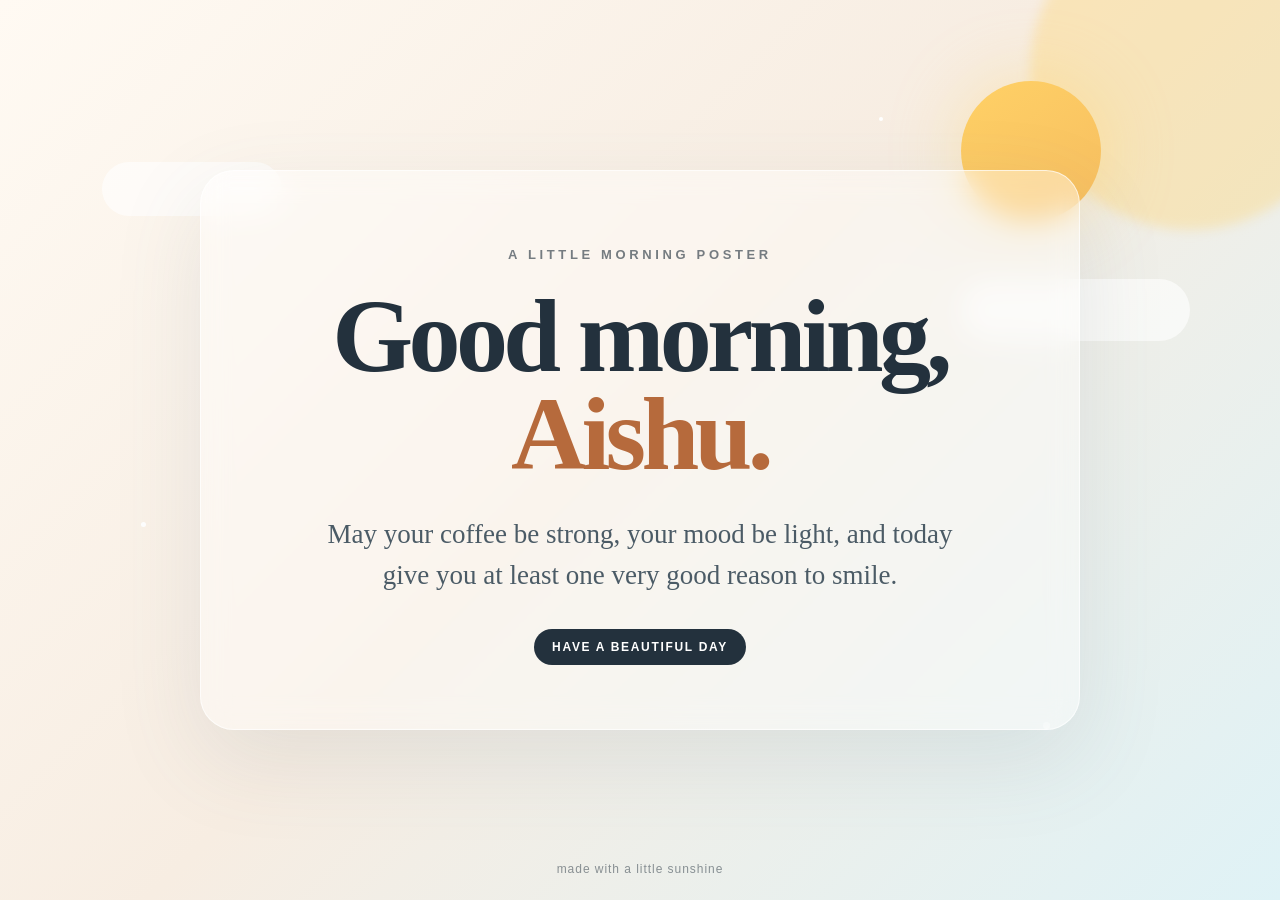
<file: good-morning-aishu/index.html>
<!DOCTYPE html>
<html lang="en">
<head>
<meta charset="UTF-8">
<meta name="viewport" content="width=device-width, initial-scale=1.0">
<title>Good Morning, Aishu</title>
<style>
:root{--ink:#23313d;--gold:#f6bd60;--peach:#f7ede2;--cream:#fffaf3;--sky:#89c2d9}
*{box-sizing:border-box}html,body{height:100%;margin:0}
body{font-family:Georgia,serif;background:linear-gradient(135deg,#fffaf3 0%,#f7ede2 48%,#dff2f6 100%);color:var(--ink);overflow:hidden}
.poster{min-height:100%;position:relative;display:grid;place-items:center;padding:40px}
.glow{position:absolute;width:320px;height:320px;border-radius:50%;background:#ffd16655;filter:blur(6px);top:-90px;right:-70px}
.sun{position:absolute;width:140px;height:140px;border-radius:50%;background:linear-gradient(145deg,#ffd166,#f6bd60);top:9%;right:14%;box-shadow:0 0 70px #ffd16666}
.cloud{position:absolute;background:#fff9;border-radius:999px;filter:blur(.2px)}
.cloud.one{width:180px;height:54px;left:8%;top:18%}.cloud.two{width:230px;height:62px;right:7%;top:31%}
.card{position:relative;width:min(880px,92vw);padding:76px 68px 64px;text-align:center;border:1px solid #ffffffaa;background:#ffffff66;backdrop-filter:blur(14px);border-radius:34px;box-shadow:0 30px 90px #506b7a1f}
.kicker{font:600 13px/1.2 Arial,sans-serif;letter-spacing:.28em;text-transform:uppercase;opacity:.62;margin-bottom:24px}
h1{font-size:clamp(52px,9vw,104px);line-height:.95;margin:0;letter-spacing:-.045em}
h1 span{display:block;color:#b66a3c}
.message{font-size:clamp(19px,2.4vw,27px);line-height:1.5;max-width:650px;margin:30px auto 0;color:#4b5b66}
.ribbon{display:inline-block;margin-top:34px;padding:11px 18px;border-radius:999px;background:#23313d;color:#fff;font:600 12px Arial,sans-serif;letter-spacing:.14em;text-transform:uppercase}
.sparkles{position:absolute;inset:0;pointer-events:none}
.sparkles i{position:absolute;width:7px;height:7px;border-radius:50%;background:#fff;box-shadow:0 0 18px #fff}
.s1{top:22%;left:23%}.s2{top:58%;left:11%;width:5px!important;height:5px!important}.s3{bottom:19%;right:18%;}.s4{top:13%;right:31%;width:4px!important;height:4px!important}
.footer{position:absolute;bottom:24px;left:0;right:0;text-align:center;font:12px Arial,sans-serif;opacity:.5;letter-spacing:.08em}
</style>
</head>
<body>
<div class="poster">
  <div class="glow"></div><div class="sun"></div>
  <div class="cloud one"></div><div class="cloud two"></div>
  <div class="sparkles"><i class="s1"></i><i class="s2"></i><i class="s3"></i><i class="s4"></i></div>
  <main class="card">
    <div class="kicker">A little morning poster</div>
    <h1>Good morning,<span>Aishu.</span></h1>
    <p class="message">May your coffee be strong, your mood be light, and today give you at least one very good reason to smile.</p>
    <div class="ribbon">Have a beautiful day</div>
  </main>
  <div class="footer">made with a little sunshine</div>
</div>
</body>
</html>
</file>
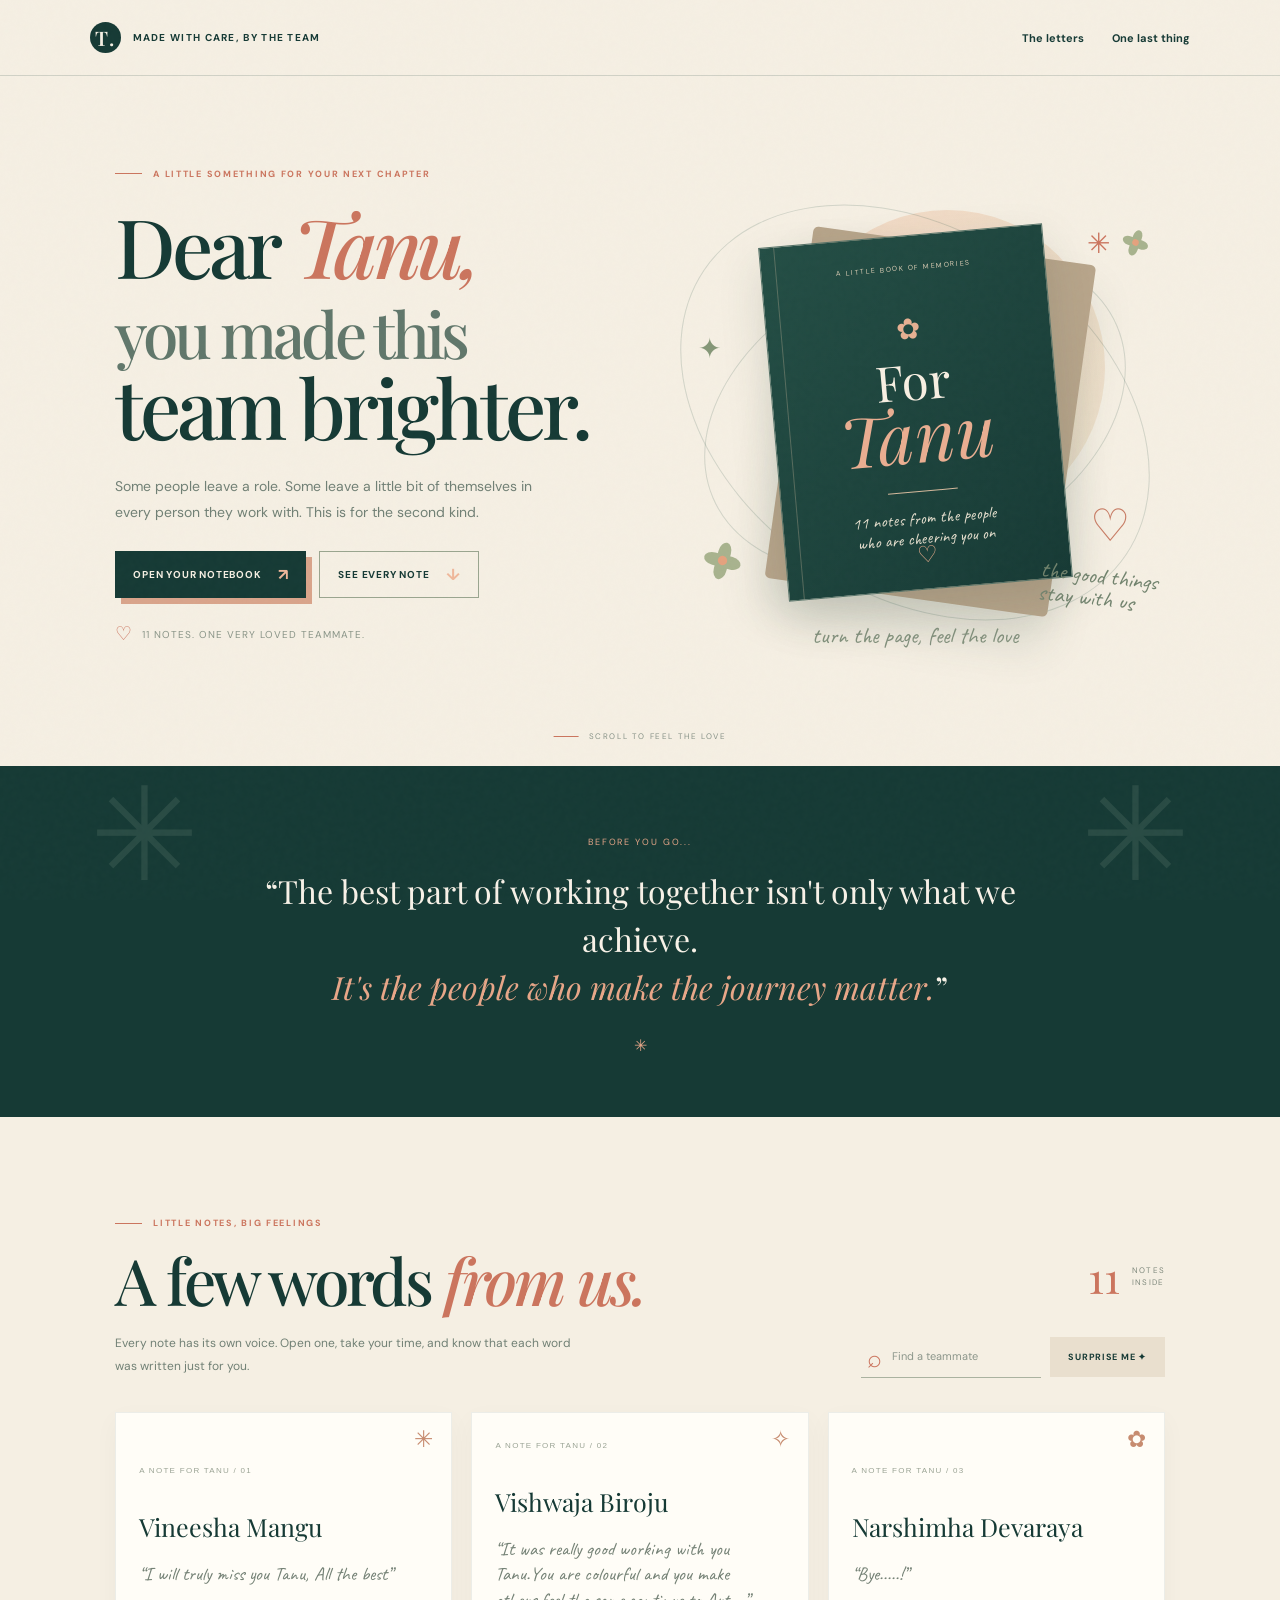
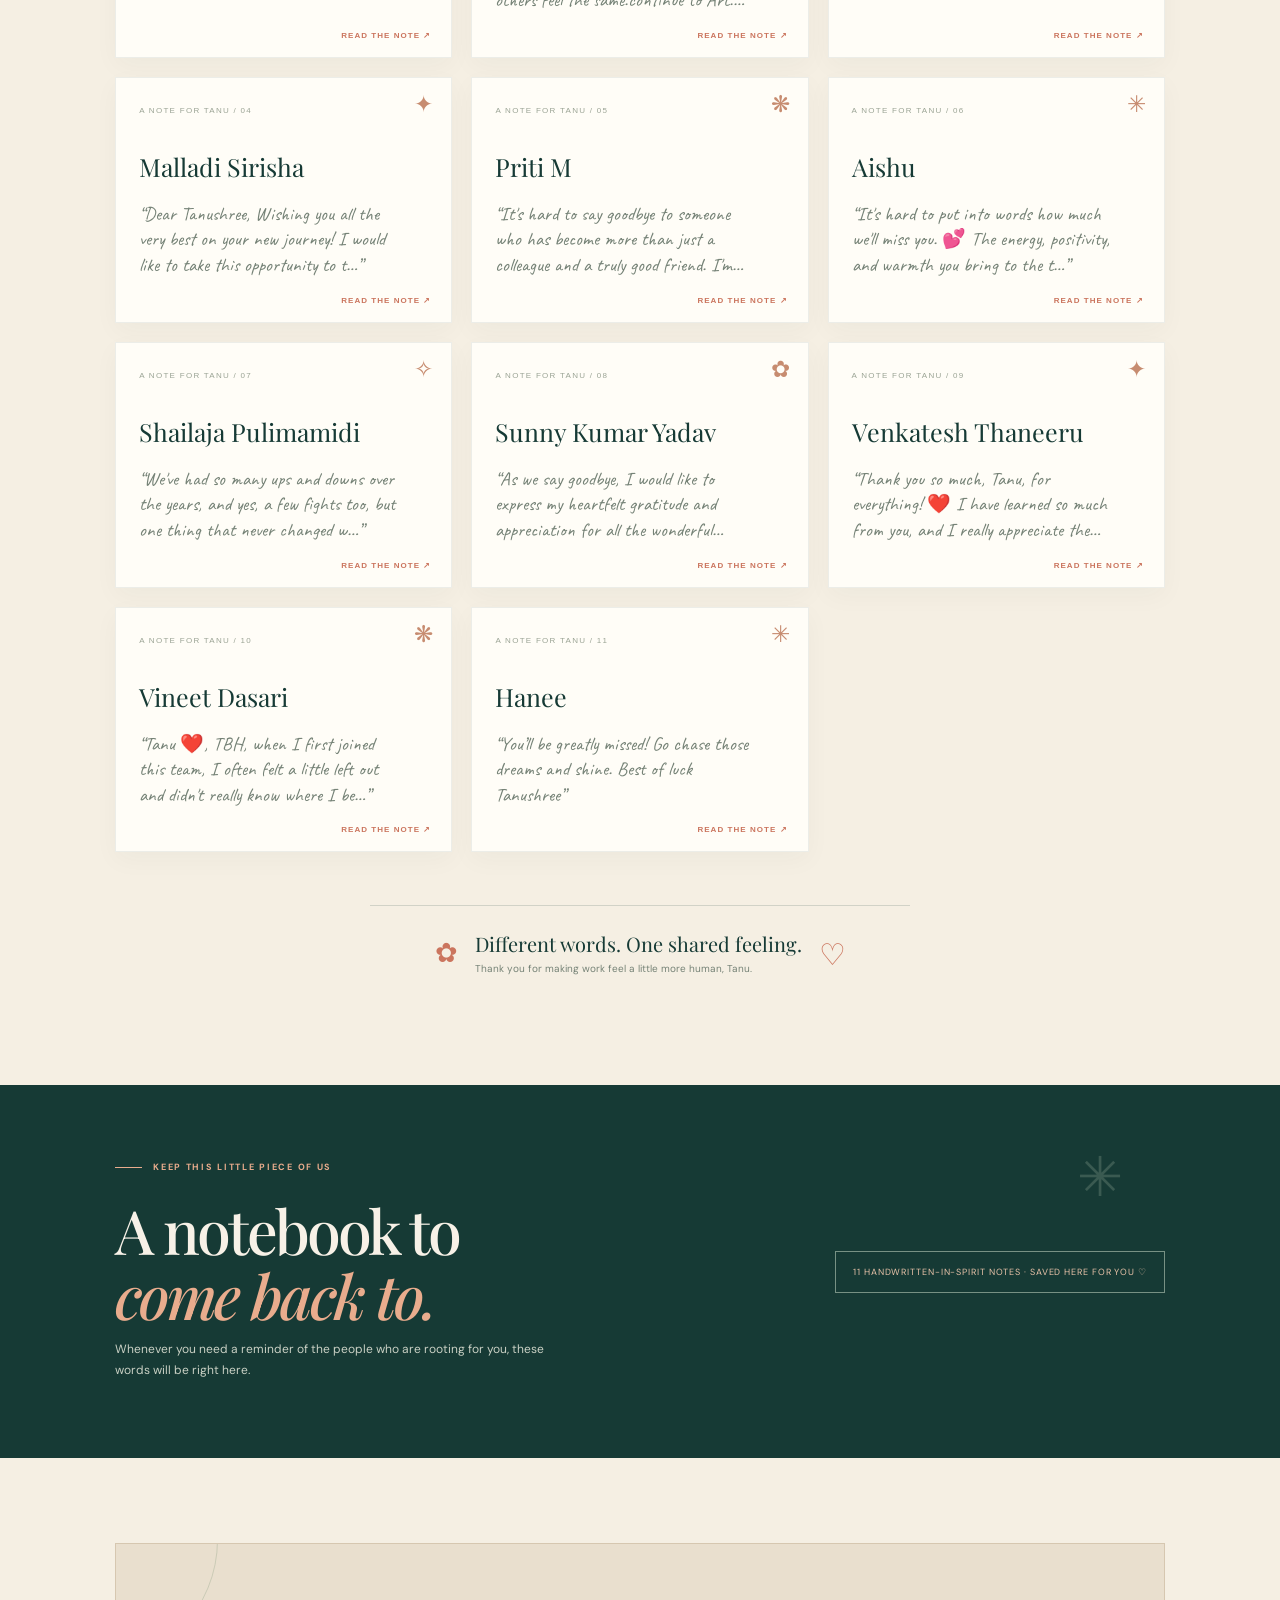
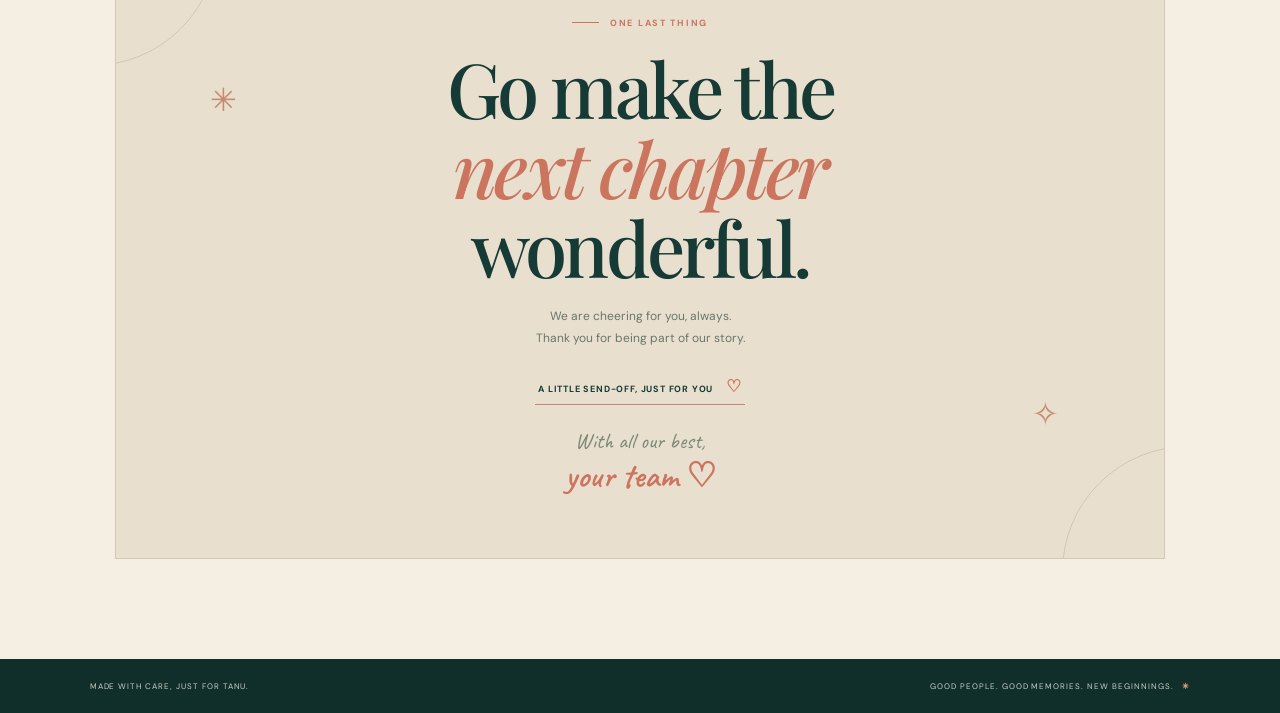
<file: tanu-farewell/index.html>
<!doctype html>
<html lang="en">
<head>
  <meta charset="utf-8">
  <meta name="viewport" content="width=device-width, initial-scale=1">
  <meta name="theme-color" content="#163a35">
  <meta name="description" content="A little book of memories, gratitude and good wishes for Tanu's next chapter.">
  <title>For Tanu — A Little Book of Memories</title>
  <link rel="preconnect" href="https://fonts.googleapis.com">
  <link rel="preconnect" href="https://fonts.gstatic.com" crossorigin>
  <link href="https://fonts.googleapis.com/css2?family=DM+Sans:wght@400;500;600;700&family=Playfair+Display:ital,wght@0,500;0,600;0,700;1,500;1,600&family=Caveat:wght@500;600;700&display=swap" rel="stylesheet">
  <link rel="stylesheet" href="styles.css">
</head>
<body>
  <div class="paper-grain" aria-hidden="true"></div>
  <header class="site-header">
    <a class="brand" href="#home" aria-label="For Tanu, home"><span class="brand-seal">t.</span><span>made with care, by the team</span></a>
    <nav aria-label="Main navigation"><a href="#letters">The letters</a><a href="#wishes">One last thing</a></nav>
  </header>

  <main id="home">
    <section class="hero">
      <div class="hero-copy">
        <p class="eyebrow"><span></span> A little something for your next chapter</p>
        <h1>Dear <em>Tanu,</em><br><span>you made this</span><br>team brighter.</h1>
        <p class="hero-text">Some people leave a role. Some leave a little bit of themselves in every person they work with. This is for the second kind.</p>
        <div class="hero-actions">
          <button class="button button-primary" id="openLetters" type="button">Open your notebook <span>↗</span></button>
          <a class="button button-outline" href="#letters">See every note <span>↓</span></a>
        </div>
        <p class="hero-footnote"><span class="tiny-heart">♡</span> 11 notes. One very loved teammate.</p>
      </div>
      <div class="hero-visual" aria-label="Illustrated keepsake notebook for Tanu">
        <div class="sun-disc"></div><div class="orbit orbit-one"></div><div class="orbit orbit-two"></div>
        <span class="doodle doodle-star star-one">✳</span><span class="doodle doodle-star star-two">✦</span><span class="doodle doodle-heart">♡</span>
        <span class="doodle hand-note">the good things<br>stay with us</span>
        <div class="book-shadow"></div>
        <div class="book-cover">
          <div class="book-stitch"></div>
          <div class="cover-top">A LITTLE BOOK OF MEMORIES</div>
          <div class="cover-flower">✿</div>
          <div class="cover-title">For<br><em>Tanu</em></div>
          <div class="cover-rule"></div>
          <div class="cover-bottom">11 notes from the people<br>who are cheering you on</div>
          <div class="cover-monogram">♡</div>
        </div>
        <div class="pressed-flower flower-left"><i></i><i></i><i></i><i></i><b></b></div>
        <div class="pressed-flower flower-right"><i></i><i></i><i></i><i></i><b></b></div>
        <div class="visual-caption">turn the page, feel the love</div>
      </div>
      <a class="scroll-cue" href="#intro"><span></span> SCROLL TO FEEL THE LOVE</a>
    </section>

    <section class="intro-band" id="intro">
      <p class="intro-kicker">Before you go...</p>
      <p class="intro-quote">“The best part of working together isn't only what we achieve.<br><em>It's the people who make the journey matter.</em>”</p>
      <div class="intro-flourish">✳</div>
    </section>

    <section class="letters-section" id="letters">
      <div class="section-heading">
        <div><p class="eyebrow"><span></span> Little notes, big feelings</p><h2>A few words <em>from us.</em></h2></div>
        <div class="note-count"><strong id="noteCount">11</strong><span>notes<br>inside</span></div>
      </div>
      <div class="letters-toolbar">
        <p class="section-description">Every note has its own voice. Open one, take your time, and know that each word was written just for you.</p>
        <div class="tools">
          <label class="search-box"><span aria-hidden="true">⌕</span><input id="searchNotes" type="search" placeholder="Find a teammate" aria-label="Search notes by teammate"></label>
          <button class="button button-soft" id="surpriseMe" type="button">Surprise me ✦</button>
        </div>
      </div>
      <div class="letter-grid" id="letterGrid" aria-live="polite"><div class="loading-card">Gathering the good words…</div></div>
      <p class="empty-state" id="emptyState" hidden>No note found under that name. Try another search.</p>
      <div class="team-note"><span class="team-note-flower">✿</span><div><strong>Different words. One shared feeling.</strong><p>Thank you for making work feel a little more human, Tanu.</p></div><span class="team-note-heart">♡</span></div>
    </section>

    <section class="keepsake-band">
      <div class="keepsake-inner">
        <div><p class="eyebrow eyebrow-light"><span></span> Keep this little piece of us</p><h2>A notebook to<br><em>come back to.</em></h2><p>Whenever you need a reminder of the people who are rooting for you, these words will be right here.</p></div>
        <span class="keepsake-tag">11 handwritten-in-spirit notes · saved here for you ♡</span>
        <span class="keepsake-doodle">✳</span>
      </div>
    </section>

    <section class="wish-section" id="wishes">
      <div class="wish-frame">
        <span class="wish-star star-left">✳</span><span class="wish-star star-right">✧</span>
        <p class="eyebrow"><span></span> One last thing</p>
        <h2>Go make the<br><em>next chapter</em><br>wonderful.</h2>
        <p>We are cheering for you, always.<br>Thank you for being part of our story.</p>
        <button class="wish-button" id="makeAWish" type="button">A little send-off, just for you <span>♡</span></button>
        <p class="wish-reveal" id="wishReveal" hidden>New place. New people. Same wonderful Tanu. Go shine. ✨</p>
        <div class="signature">With all our best,<br><strong>your team ♡</strong></div>
      </div>
    </section>
  </main>

  <footer class="site-footer"><span>Made with care, just for Tanu.</span><span>Good people. Good memories. New beginnings. <b>✳</b></span></footer>

  <dialog id="letterDialog" class="letter-dialog" aria-labelledby="dialogName">
    <button class="dialog-close" id="closeDialog" type="button" aria-label="Close letter">×</button>
    <div class="dialog-stamp">A LITTLE NOTE FOR YOU</div>
    <p class="dialog-label">A message from</p>
    <h3 id="dialogName">Your teammate</h3>
    <div class="dialog-divider">✳</div>
    <div id="dialogMessage" class="dialog-message"></div>
    <p id="dialogSignoff" class="dialog-signoff"></p>
    <div class="dialog-navigation"><button id="prevLetter" type="button" aria-label="Previous note">← Previous</button><span id="dialogPosition">01 / 11</span><button id="nextLetter" type="button" aria-label="Next note">Next →</button></div>
  </dialog>
  <script src="app.js" defer></script>
</body>
</html>
</file>
<file: tanu-farewell/styles.css>
@import url('https://fonts.googleapis.com/css2?family=DM+Sans:wght@400;500;600;700&family=Playfair+Display:ital,wght@0,500;0,600;0,700;1,500;1,600&family=Caveat:wght@500;600;700&display=swap');:root{--forest:#163a35;--forest2:#244e45;--sage:#a5b194;--cream:#f5efe3;--paper:#fffdf7;--peach:#e6ad91;--coral:#cb755e;--ink:#203b35;--muted:#718075;--line:rgba(22,58,53,.16);--serif:'Playfair Display',Georgia,serif;--sans:'DM Sans',Arial,sans-serif;--script:'Caveat',cursive}*{box-sizing:border-box}html{scroll-behavior:smooth;scroll-padding-top:80px}body{margin:0;background:var(--cream);color:var(--ink);font-family:var(--sans);overflow-x:hidden}.paper-grain{position:fixed;inset:0;pointer-events:none;z-index:30;opacity:.11;background-image:url("data:image/svg+xml,%3Csvg viewBox='0 0 180 180' xmlns='http://www.w3.org/2000/svg'%3E%3Cfilter id='n'%3E%3CfeTurbulence type='fractalNoise' baseFrequency='.8' numOctaves='4' stitchTiles='stitch'/%3E%3C/filter%3E%3Crect width='100%25' height='100%25' filter='url(%23n)' opacity='.17'/%3E%3C/svg%3E")}.site-header{height:76px;padding:0 7vw;display:flex;align-items:center;justify-content:space-between;border-bottom:1px solid var(--line);position:relative;z-index:5}.brand{display:flex;align-items:center;gap:12px;text-decoration:none;color:var(--forest);font-size:10px;letter-spacing:.13em;text-transform:uppercase;font-weight:700}.brand-seal{height:31px;width:31px;border-radius:50%;background:var(--forest);color:var(--cream);display:grid;place-items:center;font:600 20px var(--serif)}nav{display:flex;gap:28px}nav a{font-size:11px;text-decoration:none;color:var(--forest);font-weight:700}nav a:hover{color:var(--coral)}.hero{min-height:690px;padding:77px 9vw 95px;display:grid;grid-template-columns:1fr 1fr;align-items:center;gap:4vw;position:relative}.hero-copy{max-width:590px;z-index:1}.eyebrow{font-size:9px;font-weight:700;letter-spacing:.19em;text-transform:uppercase;color:var(--coral);display:flex;align-items:center;gap:11px;margin:0 0 25px}.eyebrow>span{width:27px;height:1px;background:var(--coral)}h1,h2{font-family:var(--serif);font-weight:500;letter-spacing:-.05em;color:var(--forest);margin:0}h1{font-size:clamp(58px,6.4vw,94px);line-height:.98}h1 em,h2 em{font-weight:500;color:var(--coral)}h1>span{font-size:.78em;color:#61776b}.hero-text{max-width:440px;color:var(--muted);font-size:14px;line-height:1.9;margin:27px 0 25px}.hero-actions{display:flex;align-items:center;gap:13px;flex-wrap:wrap}.button{min-height:47px;padding:0 18px;display:inline-flex;align-items:center;justify-content:center;gap:16px;text-decoration:none;font:700 10px var(--sans);letter-spacing:.08em;text-transform:uppercase;border:0;cursor:pointer;transition:transform .2s,box-shadow .2s,background .2s}.button:hover{transform:translateY(-3px)}.button-primary{background:var(--forest);color:var(--cream);box-shadow:6px 6px 0 #d9a48b}.button-primary:hover{box-shadow:3px 3px 0 #d9a48b}.button-primary span,.button-outline span{color:#efb89b;font-size:16px}.button-outline{background:transparent;border:1px solid #9aa58f;color:var(--forest)}.button-outline:hover{background:#fffaf0}.hero-footnote{font-size:10px;letter-spacing:.1em;text-transform:uppercase;color:#8a9588;margin-top:23px}.tiny-heart{font-size:19px;color:var(--coral);vertical-align:-2px;margin-right:5px}.hero-visual{height:475px;max-width:540px;width:100%;justify-self:center;position:relative;display:grid;place-items:center}.sun-disc{width:315px;height:315px;border-radius:50%;background:linear-gradient(140deg,#efc9ae,#e8d9bd);opacity:.58;position:absolute;top:35px;right:12%}.orbit{position:absolute;border:1px solid rgba(35,76,68,.17);border-radius:50%;transform:rotate(-23deg)}.orbit-one{width:440px;height:300px}.orbit-two{width:510px;height:365px;transform:rotate(34deg)}.book-shadow{position:absolute;width:285px;height:355px;background:#b8a58b;transform:rotate(8deg) translate(16px,7px);border-radius:5px;box-shadow:0 30px 45px #314c3c25}.book-cover{width:285px;height:355px;background:linear-gradient(135deg,#244e45,#173a35);position:absolute;z-index:2;padding:27px 25px;color:#f7efe2;transform:rotate(-5deg);box-shadow:0 19px 45px #263d3325;border:1px solid #557267}.book-stitch{position:absolute;left:14px;top:0;bottom:0;border-left:1px solid #c7b89c55}.cover-top{font-size:7px;letter-spacing:.22em;text-align:center;color:#d7cbb2}.cover-flower{text-align:center;font-size:29px;color:#e6b092;margin-top:38px}.cover-title{font:49px/.93 var(--serif);text-align:center;margin-top:9px}.cover-title em{font:italic 70px/.9 var(--serif);color:#e9ae91}.cover-rule{height:1px;width:70px;background:#d5b99c;margin:25px auto 17px}.cover-bottom{text-align:center;font:17px/1.2 var(--script);color:#e5dfce}.cover-monogram{position:absolute;bottom:20px;left:0;right:0;text-align:center;font:23px var(--serif);color:#e7ac8c}.doodle{position:absolute;z-index:3;color:var(--coral)}.doodle-star{font-size:28px}.star-one{top:50px;right:55px}.star-two{left:32px;top:155px;color:#859777}.doodle-heart{right:35px;bottom:98px;font:45px var(--serif);color:#c77b63}.hand-note{position:absolute;right:8px;bottom:40px;font:23px/1 var(--script);transform:rotate(7deg);color:#71836d}.pressed-flower{position:absolute;width:43px;height:43px;z-index:4}.pressed-flower i{position:absolute;width:15px;height:23px;background:#a8b38e;border-radius:100% 100% 10% 10%;left:14px;top:0;transform-origin:50% 22px}.pressed-flower i:nth-child(2){transform:rotate(90deg)}.pressed-flower i:nth-child(3){transform:rotate(180deg)}.pressed-flower i:nth-child(4){transform:rotate(270deg)}.pressed-flower b{position:absolute;width:11px;height:11px;background:#e5a27e;border-radius:50%;left:16px;top:16px}.flower-left{bottom:68px;left:35px;transform:scale(.85) rotate(15deg)}.flower-right{top:46px;right:8px;transform:scale(.6) rotate(20deg)}.visual-caption{position:absolute;bottom:0;left:0;right:0;text-align:center;font:23px var(--script);color:#83917d}.scroll-cue{position:absolute;bottom:25px;left:50%;transform:translateX(-50%);font-size:8px;letter-spacing:.2em;color:#889388;display:flex;align-items:center;gap:10px;text-decoration:none}.scroll-cue span{width:25px;height:1px;background:var(--coral)}.intro-band{background:var(--forest);color:var(--cream);text-align:center;padding:70px 20px 61px;position:relative;overflow:hidden}.intro-band:before,.intro-band:after{content:'✳';position:absolute;color:#789080;opacity:.2;font-size:130px;top:-15px}.intro-band:before{left:7vw}.intro-band:after{right:7vw}.intro-kicker{font-size:9px;text-transform:uppercase;letter-spacing:.21em;color:#e6a688;margin:0 0 19px}.intro-quote{font:clamp(21px,2.7vw,32px)/1.5 var(--serif);margin:0 auto;max-width:850px;color:#f7f1e7}.intro-quote em{color:#e7a688}.intro-flourish{margin:24px auto 0;color:#e6a688}.letters-section{padding:100px 9vw 110px;max-width:1480px;margin:auto}.section-heading{display:flex;justify-content:space-between;align-items:end;gap:20px}.section-heading .eyebrow{margin-bottom:17px}h2{font-size:clamp(43px,5vw,68px);line-height:1.05}.note-count{display:flex;align-items:center;gap:12px;padding-bottom:8px}.note-count strong{font:43px var(--serif);color:var(--coral)}.note-count span{font-size:8px;line-height:1.5;letter-spacing:.14em;text-transform:uppercase;color:#7f897d}.letters-toolbar{display:flex;justify-content:space-between;align-items:end;gap:30px;margin:19px 0 34px}.section-description{max-width:475px;color:var(--muted);font-size:12px;line-height:1.9;margin:0}.tools{display:flex;gap:9px;align-items:center}.search-box{height:42px;display:flex;gap:8px;align-items:center;border-bottom:1px solid #aab2a0;color:var(--coral);padding:0 6px}.search-box span{font:25px var(--serif)}.search-box input{width:145px;border:0;outline:0;background:transparent;color:var(--forest);font:11px var(--sans)}.search-box input::placeholder{color:#8c968b}.button-soft{min-height:40px;background:#e9dfce;color:var(--forest);font-size:9px}.letter-grid{display:grid;grid-template-columns:repeat(3,minmax(0,1fr));gap:19px}.message-card{min-height:225px;padding:23px 23px 24px;background:var(--paper);border:1px solid rgba(22,58,53,.08);box-shadow:0 8px 24px #203b3509;position:relative;text-align:left;cursor:pointer;transition:transform .25s,box-shadow .25s;overflow:hidden;color:inherit}.message-card:nth-child(3n+2){transform:translateY(14px)}.message-card:hover{transform:translateY(-5px) rotate(-.5deg);box-shadow:0 18px 38px #203b3514}.message-card:nth-child(3n+2):hover{transform:translateY(9px) rotate(.5deg)}.card-index{font-size:8px;letter-spacing:.16em;color:#9ba495}.card-flower{position:absolute;right:18px;top:13px;color:#c78c70;font-size:23px}.card-name{font:25px var(--serif);color:var(--forest);margin:34px 0 8px}.card-preview{font:19px/1.35 var(--script);color:#758276;max-width:91%;display:-webkit-box;-webkit-line-clamp:3;-webkit-box-orient:vertical;overflow:hidden}.card-open{position:absolute;bottom:17px;right:20px;font-size:8px;text-transform:uppercase;letter-spacing:.13em;color:var(--coral);font-weight:700}.empty-state{text-align:center;padding:38px;color:#718075;font:22px var(--serif)}.team-note{margin:53px auto 0;max-width:540px;border-top:1px solid var(--line);padding:24px 10px 0;display:flex;align-items:center;justify-content:center;gap:17px;color:#758276}.team-note-flower{font-size:27px;color:var(--coral)}.team-note strong{font:20px var(--serif);color:var(--forest)}.team-note p{font-size:10px;margin:5px 0 0}.team-note-heart{font:30px var(--serif);color:var(--coral)}.keepsake-band{background:var(--forest);padding:76px 9vw;color:var(--cream);position:relative;overflow:hidden}.keepsake-inner{max-width:1130px;margin:auto;display:flex;align-items:center;justify-content:space-between;gap:40px;position:relative}.eyebrow-light{color:#e9ac8d}.eyebrow-light>span{background:#e9ac8d}.keepsake-inner h2{color:#f7f1e7;font-size:clamp(40px,5vw,61px)}.keepsake-inner h2 em{color:#e9ac8d}.keepsake-inner p:not(.eyebrow){max-width:430px;color:#c9d0c4;font-size:12px;line-height:1.8;margin-bottom:0}.button-paper{background:#f4eadb;color:var(--forest);white-space:nowrap}.button-paper span{font-size:16px;color:var(--coral)}.keepsake-doodle{position:absolute;right:4%;top:-20px;font-size:55px;color:#668173;opacity:.45}.wish-section{padding:85px 7vw 100px}.wish-frame{max-width:1050px;margin:auto;background:#e9dfce;position:relative;text-align:center;padding:73px 25px 60px;overflow:hidden;border:1px solid #d6c7b0}.wish-frame:before,.wish-frame:after{content:'';position:absolute;width:250px;height:250px;border:1px solid #b6bda5;border-radius:50%;opacity:.6}.wish-frame:before{left:-150px;top:-130px}.wish-frame:after{right:-150px;bottom:-140px}.wish-frame>.eyebrow{justify-content:center;margin-bottom:19px}.wish-frame h2{font-size:clamp(47px,6vw,76px)}.wish-frame>p:not(.eyebrow){font-size:12px;color:#68766c;line-height:1.85;margin:18px 0}.wish-button{border:0;border-bottom:1px solid #bc8b76;background:transparent;padding:7px 3px;color:var(--forest);font:700 9px var(--sans);letter-spacing:.09em;text-transform:uppercase;cursor:pointer}.wish-button span{color:var(--coral);font-size:17px;margin-left:10px}.wish-reveal{font:24px var(--script)!important;color:var(--coral)!important;animation:rise .45s both}.signature{font:22px/1.25 var(--script);color:#7c8877;margin-top:23px}.signature strong{font-size:34px;color:var(--coral);font-weight:600}.wish-star{position:absolute;color:#c58b70;font-size:32px}.star-left{left:9%;top:22%}.star-right{right:10%;bottom:20%}.site-footer{display:flex;justify-content:space-between;gap:20px;padding:22px 7vw;background:#102f2b;color:#c8d0c2;font-size:8px;letter-spacing:.12em;text-transform:uppercase}.site-footer b{color:#e7a688;margin-left:6px}.letter-dialog{border:0;padding:43px 48px 24px;width:min(92vw,620px);max-height:88vh;overflow:auto;background:var(--paper);color:var(--forest);box-shadow:0 30px 100px #142a2480;position:fixed}.letter-dialog::backdrop{background:#10231fbd;backdrop-filter:blur(5px)}.dialog-close{position:absolute;right:16px;top:10px;border:0;background:none;font-size:29px;color:#8b9787;cursor:pointer}.dialog-stamp{display:inline-block;border:1px solid #d9a48b;color:#c47c62;padding:7px 10px;font-size:8px;letter-spacing:.18em}.dialog-label{font-size:8px;letter-spacing:.17em;text-transform:uppercase;color:#8b9588;margin:25px 0 7px}.letter-dialog h3{font:34px var(--serif);margin:0}.dialog-divider{text-align:center;color:var(--coral);margin:16px 0}.dialog-message{font:17px/1.75 var(--serif);color:#4e6256}.dialog-message p{margin:0 0 1em}.dialog-signoff{font:24px var(--script);text-align:right;color:var(--coral);margin-top:20px}.dialog-navigation{border-top:1px solid var(--line);margin-top:25px;padding-top:15px;display:flex;align-items:center;justify-content:space-between;color:#8b9588;font-size:8px;letter-spacing:.12em;text-transform:uppercase}.dialog-navigation button{background:transparent;border:0;color:var(--forest);font:700 9px var(--sans);cursor:pointer;padding:9px 0}.dialog-navigation button:disabled{opacity:.3;cursor:not-allowed}.loading-card{padding:40px;background:var(--paper);color:#758276;grid-column:1/-1;text-align:center}.reveal{animation:rise .55s both}@keyframes rise{from{opacity:0;transform:translateY(20px)}to{opacity:1;transform:translateY(0)}}.confetti{position:fixed;z-index:50;pointer-events:none;top:-20px;animation:fall 2.8s ease-in forwards}@keyframes fall{to{transform:translate(var(--drift),110vh) rotate(650deg);opacity:.1}}@media(max-width:940px){.hero{padding-left:7vw;padding-right:7vw;gap:1vw}.hero-visual{transform:scale(.9)}.letters-section{padding-left:7vw;padding-right:7vw}.letter-grid{grid-template-columns:repeat(2,minmax(0,1fr))}.letters-toolbar{align-items:start;flex-direction:column}.tools{width:100%;justify-content:space-between}}@media(max-width:650px){.site-header{height:65px;padding:0 6vw}.brand{font-size:8px}.brand-seal{height:28px;width:28px}nav{gap:15px}nav a{font-size:9px}.hero{display:block;padding:61px 7vw 85px;min-height:0}.hero-copy{max-width:none}.hero-visual{height:400px;margin:32px auto 0;transform:scale(.83);transform-origin:top center;width:118%}.scroll-cue{bottom:20px;font-size:7px}.intro-band{padding:55px 25px}.intro-band:before,.intro-band:after{font-size:80px}.letters-section{padding:72px 7vw 80px}.section-heading{align-items:start}.note-count{padding-top:35px}.letters-toolbar{margin-top:18px}.tools{gap:7px}.search-box{flex:1}.search-box input{width:100%;min-width:0}.letter-grid{grid-template-columns:1fr;gap:14px}.message-card,.message-card:nth-child(3n+2){min-height:205px;transform:none}.message-card:nth-child(3n+2):hover{transform:translateY(-5px)}.team-note{gap:10px;text-align:left}.team-note strong{font-size:17px}.keepsake-band{padding:60px 7vw}.keepsake-inner{display:block}.button-paper{margin-top:25px}.keepsake-doodle{right:0;top:-8px}.wish-section{padding:65px 5vw}.wish-frame{padding:61px 17px 48px}.site-footer{padding:20px 6vw;flex-direction:column;font-size:7px}.letter-dialog{padding:37px 25px 22px}.dialog-message{font-size:16px}.hero h1{font-size:63px}}@media(prefers-reduced-motion:reduce){*,*::before,*::after{scroll-behavior:auto!important;animation-duration:.01ms!important;animation-iteration-count:1!important;transition-duration:.01ms!important}}[hidden]{display:none!important}.keepsake-tag{display:inline-block;color:#e9c3a9;border:1px solid #779184;padding:14px 17px;font-size:9px;letter-spacing:.1em;text-transform:uppercase;white-space:nowrap}@media(max-width:650px){.keepsake-tag{white-space:normal;margin-top:22px}}
</file>
